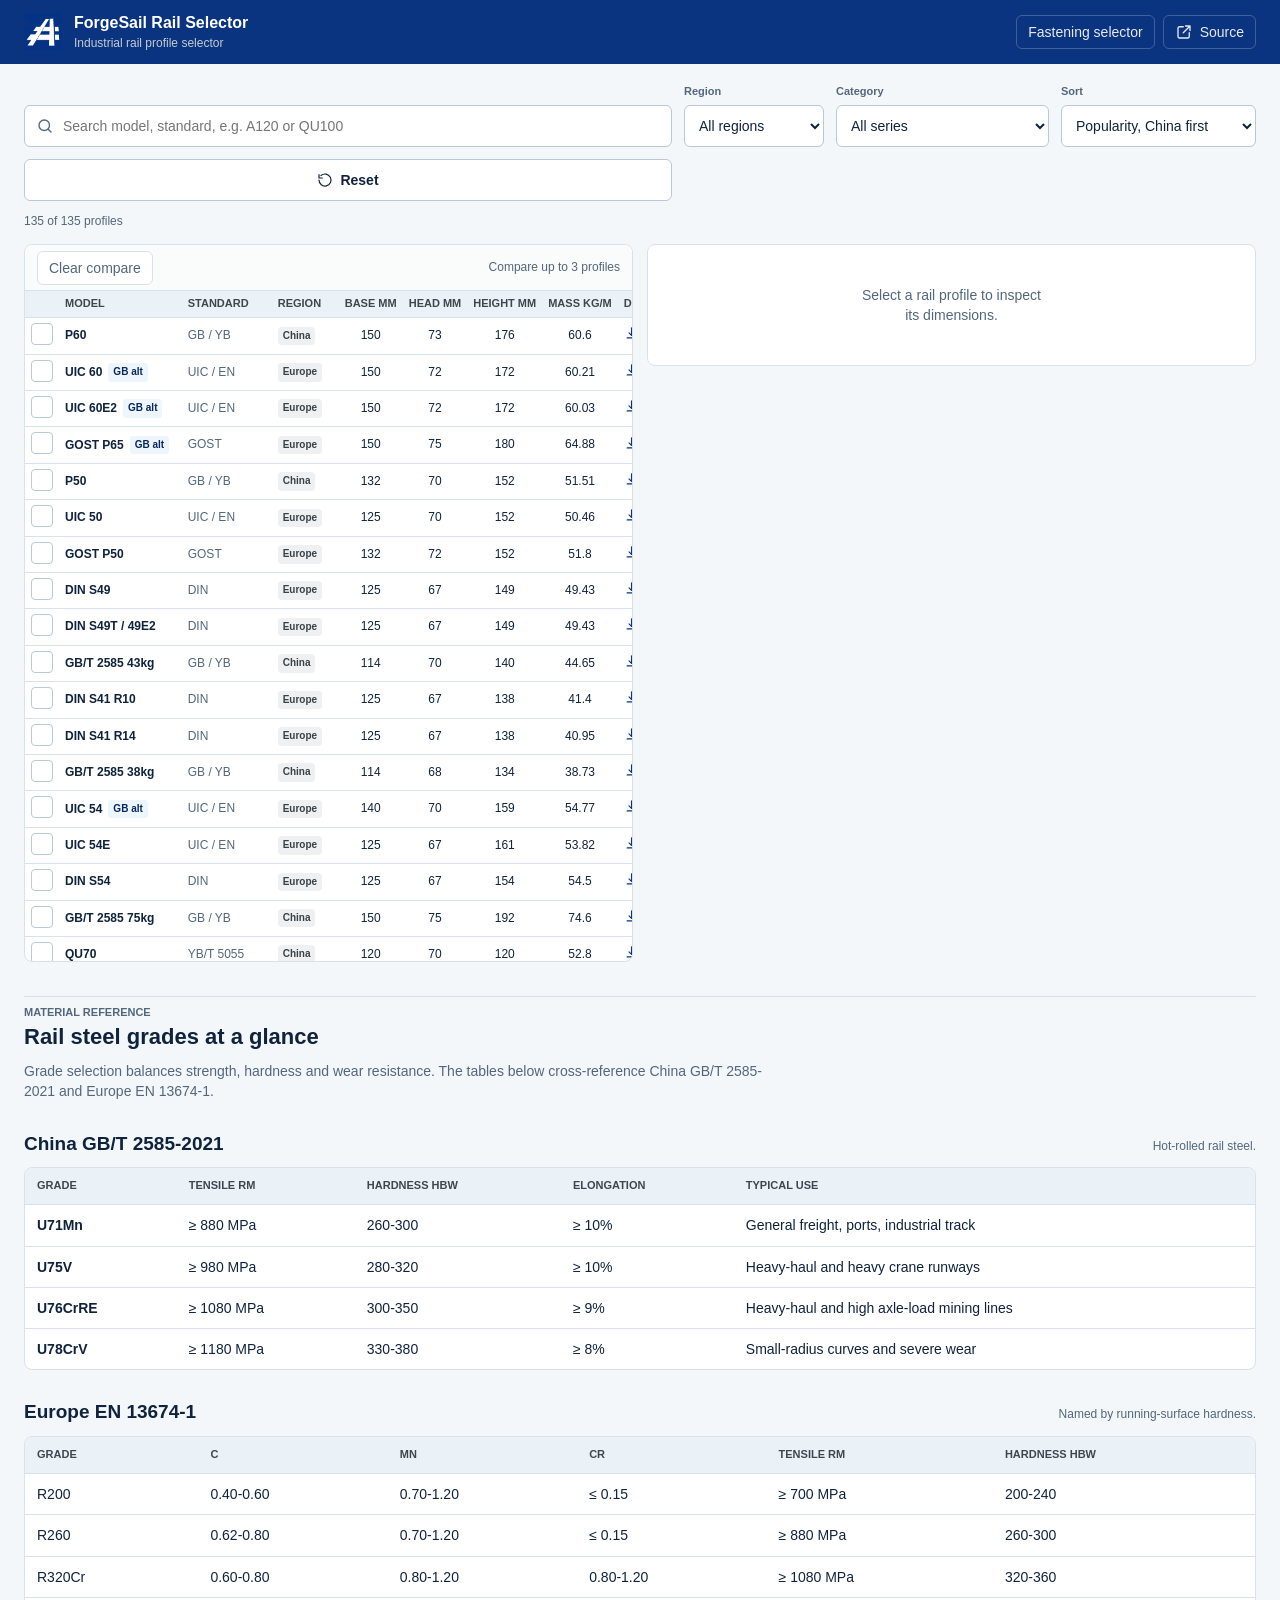
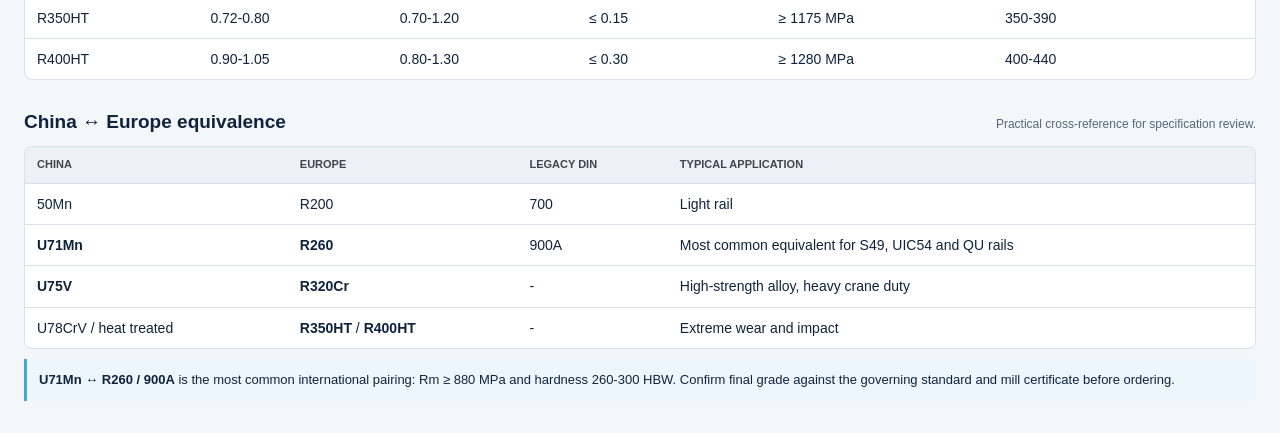
<file: index.html>
<!doctype html>
<html lang="en">
<head>
  <meta charset="utf-8">
  <meta name="viewport" content="width=device-width, initial-scale=1">
  <title>ForgeSail Rail Selector</title>
  <meta name="description" content="Free industrial rail selection tool by ForgeSail. Search and compare 135 rail profiles, materials and drawings.">
  <meta name="theme-color" content="#0a3380">
  <meta property="og:title" content="ForgeSail Rail Selector">
  <meta property="og:description" content="Free industrial rail selection tool by ForgeSail. Search and compare 135 rail profiles, materials and drawings.">
  <meta property="og:type" content="website">
  <meta property="og:site_name" content="ForgeSail Rail Solutions">
  <link rel="icon" href="assets/logo-white.png">
  <link rel="stylesheet" href="styles.css?v=20261114b">
  <link rel="stylesheet" href="rail-materials.css?v=20261114b">
</head>
<body>
  <header class="topbar">
    <div class="brand">
      <img class="brand-logo" src="assets/logo-white.png" alt="ForgeSail">
      <div>
        <h1>ForgeSail Rail Selector</h1>
        <p>Industrial rail profile selector</p>
      </div>
    </div>
    <nav class="topbar-actions">
      <a class="text-button" href="fastening-selector.html">Fastening selector</a>
      <a class="text-button" href="https://forgesail.com/products/rails/" target="_blank" rel="noopener">
        <svg viewBox="0 0 24 24" aria-hidden="true"><path d="M14 4h6v6M20 4l-9 9M19 13v5a2 2 0 0 1-2 2H6a2 2 0 0 1-2-2V7a2 2 0 0 1 2-2h5"/></svg>
        Source
      </a>
    </nav>
  </header>

  <main>
    <section class="control-bar" aria-label="Rail data filters">
      <label class="search-field">
        <svg viewBox="0 0 24 24" aria-hidden="true"><circle cx="11" cy="11" r="7"/><path d="m20 20-3.8-3.8"/></svg>
        <input id="search" type="search" placeholder="Search model, standard, e.g. A120 or QU100" autocomplete="off">
      </label>
      <label class="select-field">
        <span>Region</span>
        <select id="regionFilter">
          <option value="">All regions</option>
        </select>
      </label>
      <label class="select-field">
        <span>Category</span>
        <select id="categoryFilter">
          <option value="">All series</option>
        </select>
      </label>
      <label class="select-field">
        <span>Sort</span>
        <select id="sortSelect">
          <option value="popularity" selected>Popularity, China first</option>
          <option value="mass-asc">Mass, low to high</option>
          <option value="mass-desc">Mass, high to low</option>
          <option value="model-asc">Model, A to Z</option>
        </select>
      </label>
      <button id="resetFilters" class="reset-button" type="button">
        <svg viewBox="0 0 24 24" aria-hidden="true"><path d="M3 12a9 9 0 1 0 3-6.7M3 4v5h5"/></svg>
        Reset
      </button>
      <div class="count" id="resultCount" aria-live="polite"></div>
    </section>

    <section class="workspace">
      <div class="table-panel">
        <div class="table-toolbar">
          <button id="clearCompare" class="text-button muted" type="button">Clear compare</button>
          <span class="compare-status" id="compareStatus">Compare up to 3 profiles</span>
        </div>
        <div class="table-scroll" id="tableScroll">
          <table class="rail-table">
            <thead>
              <tr>
                <th class="col-compare"><span class="visually-hidden">Compare</span></th>
                <th class="col-model">Model</th>
                <th class="col-standard">Standard</th>
                <th class="col-region">Region</th>
                <th class="num">Base mm</th>
                <th class="num">Head mm</th>
                <th class="num">Height mm</th>
                <th class="num">Mass kg/m</th>
                <th class="col-drawing">Drawing</th>
              </tr>
            </thead>
            <tbody id="railRows"></tbody>
          </table>
          <div id="emptyState" class="empty-state" hidden>No profiles match these filters.</div>
        </div>
      </div>

      <aside class="detail-panel" id="detailPanel" aria-live="polite">
        <div class="detail-empty" id="detailEmpty">
          <p>Select a rail profile to inspect its dimensions.</p>
        </div>
        <div id="detailContent" hidden></div>
      </aside>
    </section>

    <section class="compare-band" id="compareBand" hidden>
      <div class="compare-head">
        <h2>Comparison</h2>
        <button id="closeCompare" class="icon-button" type="button" aria-label="Close comparison">
          <svg viewBox="0 0 24 24" aria-hidden="true"><path d="M6 6l12 12M18 6 6 18"/></svg>
        </button>
      </div>
      <div class="compare-outlines" id="compareOutlines"></div>
      <div class="compare-scroll">
        <table class="compare-table">
          <thead>
            <tr><th>Property</th><th class="compare-col"></th><th class="compare-col"></th><th class="compare-col"></th></tr>
          </thead>
          <tbody id="compareRows"></tbody>
        </table>
      </div>
      <a class="quote-link" href="https://forgesail.com/#form" target="_blank" rel="noopener">
        Get a quote for these profiles
        <svg viewBox="0 0 24 24" aria-hidden="true"><path d="M5 12h14m-6-6 6 6-6 6"/></svg>
      </a>
    </section>

    <section class="materials-embed" id="materials">
      <div class="materials-intro">
        <p class="eyebrow">Material reference</p>
        <h2>Rail steel grades at a glance</h2>
        <p>
          Grade selection balances strength, hardness and wear resistance.
          The tables below cross-reference China GB/T 2585-2021 and Europe EN 13674-1.
        </p>
      </div>

      <div class="materials-section">
        <div class="section-head">
          <h3>China GB/T 2585-2021</h3>
          <p>Hot-rolled rail steel.</p>
        </div>
        <div class="table-wrap">
          <table class="materials-table">
            <thead>
              <tr><th>Grade</th><th>Tensile Rm</th><th>Hardness HBW</th><th>Elongation</th><th>Typical use</th></tr>
            </thead>
            <tbody>
              <tr><td><strong>U71Mn</strong></td><td>&ge; 880 MPa</td><td>260-300</td><td>&ge; 10%</td><td>General freight, ports, industrial track</td></tr>
              <tr><td><strong>U75V</strong></td><td>&ge; 980 MPa</td><td>280-320</td><td>&ge; 10%</td><td>Heavy-haul and heavy crane runways</td></tr>
              <tr><td><strong>U76CrRE</strong></td><td>&ge; 1080 MPa</td><td>300-350</td><td>&ge; 9%</td><td>Heavy-haul and high axle-load mining lines</td></tr>
              <tr><td><strong>U78CrV</strong></td><td>&ge; 1180 MPa</td><td>330-380</td><td>&ge; 8%</td><td>Small-radius curves and severe wear</td></tr>
            </tbody>
          </table>
        </div>
      </div>

      <div class="materials-section">
        <div class="section-head">
          <h3>Europe EN 13674-1</h3>
          <p>Named by running-surface hardness.</p>
        </div>
        <div class="table-wrap">
          <table class="materials-table">
            <thead>
              <tr><th>Grade</th><th>C</th><th>Mn</th><th>Cr</th><th>Tensile Rm</th><th>Hardness HBW</th></tr>
            </thead>
            <tbody>
              <tr><td>R200</td><td>0.40-0.60</td><td>0.70-1.20</td><td>&le; 0.15</td><td>&ge; 700 MPa</td><td>200-240</td></tr>
              <tr><td>R260</td><td>0.62-0.80</td><td>0.70-1.20</td><td>&le; 0.15</td><td>&ge; 880 MPa</td><td>260-300</td></tr>
              <tr><td>R320Cr</td><td>0.60-0.80</td><td>0.80-1.20</td><td>0.80-1.20</td><td>&ge; 1080 MPa</td><td>320-360</td></tr>
              <tr><td>R350HT</td><td>0.72-0.80</td><td>0.70-1.20</td><td>&le; 0.15</td><td>&ge; 1175 MPa</td><td>350-390</td></tr>
              <tr><td>R400HT</td><td>0.90-1.05</td><td>0.80-1.30</td><td>&le; 0.30</td><td>&ge; 1280 MPa</td><td>400-440</td></tr>
            </tbody>
          </table>
        </div>
      </div>

      <div class="materials-section">
        <div class="section-head">
          <h3>China &harr; Europe equivalence</h3>
          <p>Practical cross-reference for specification review.</p>
        </div>
        <div class="table-wrap">
          <table class="materials-table">
            <thead>
              <tr><th>China</th><th>Europe</th><th>Legacy DIN</th><th>Typical application</th></tr>
            </thead>
            <tbody>
              <tr><td>50Mn</td><td>R200</td><td>700</td><td>Light rail</td></tr>
              <tr><td><strong>U71Mn</strong></td><td><strong>R260</strong></td><td>900A</td><td>Most common equivalent for S49, UIC54 and QU rails</td></tr>
              <tr><td><strong>U75V</strong></td><td><strong>R320Cr</strong></td><td>-</td><td>High-strength alloy, heavy crane duty</td></tr>
              <tr><td>U78CrV / heat treated</td><td><strong>R350HT</strong> / <strong>R400HT</strong></td><td>-</td><td>Extreme wear and impact</td></tr>
            </tbody>
          </table>
        </div>
      </div>

      <div class="note-strip">
        <strong>U71Mn &harr; R260 / 900A</strong> is the most common international pairing:
        Rm &ge; 880 MPa and hardness 260-300 HBW. Confirm final grade against the
        governing standard and mill certificate before ordering.
      </div>
    </section>
  </main>

  <script type="application/ld+json">
    {
      "@context": "https://schema.org",
      "@graph": [
        {
          "@type": "Organization",
          "@id": "https://forgesail.com/#organization",
          "name": "ForgeSail Rail Solutions Ltd.",
          "url": "https://forgesail.com/",
          "logo": "https://forgesail.com/wp-content/uploads/2026/03/cropped-forgesail-Favicon-white.png"
        },
        {
          "@type": "WebApplication",
          "name": "ForgeSail Rail Selector",
          "url": "https://forgesail.com/rail-selector/",
          "applicationCategory": "EngineeringApplication",
          "operatingSystem": "Web",
          "description": "Industrial rail profile selector with dimensions, material grades and drawing references.",
          "provider": { "@id": "https://forgesail.com/#organization" }
        }
      ]
    }
  </script>
  <script src="data/rails.js?v=20261114b"></script>
  <script src="data/materials.js?v=20261114b"></script>
  <script src="app.js?v=20261114b"></script>
</body>
</html>
</file>
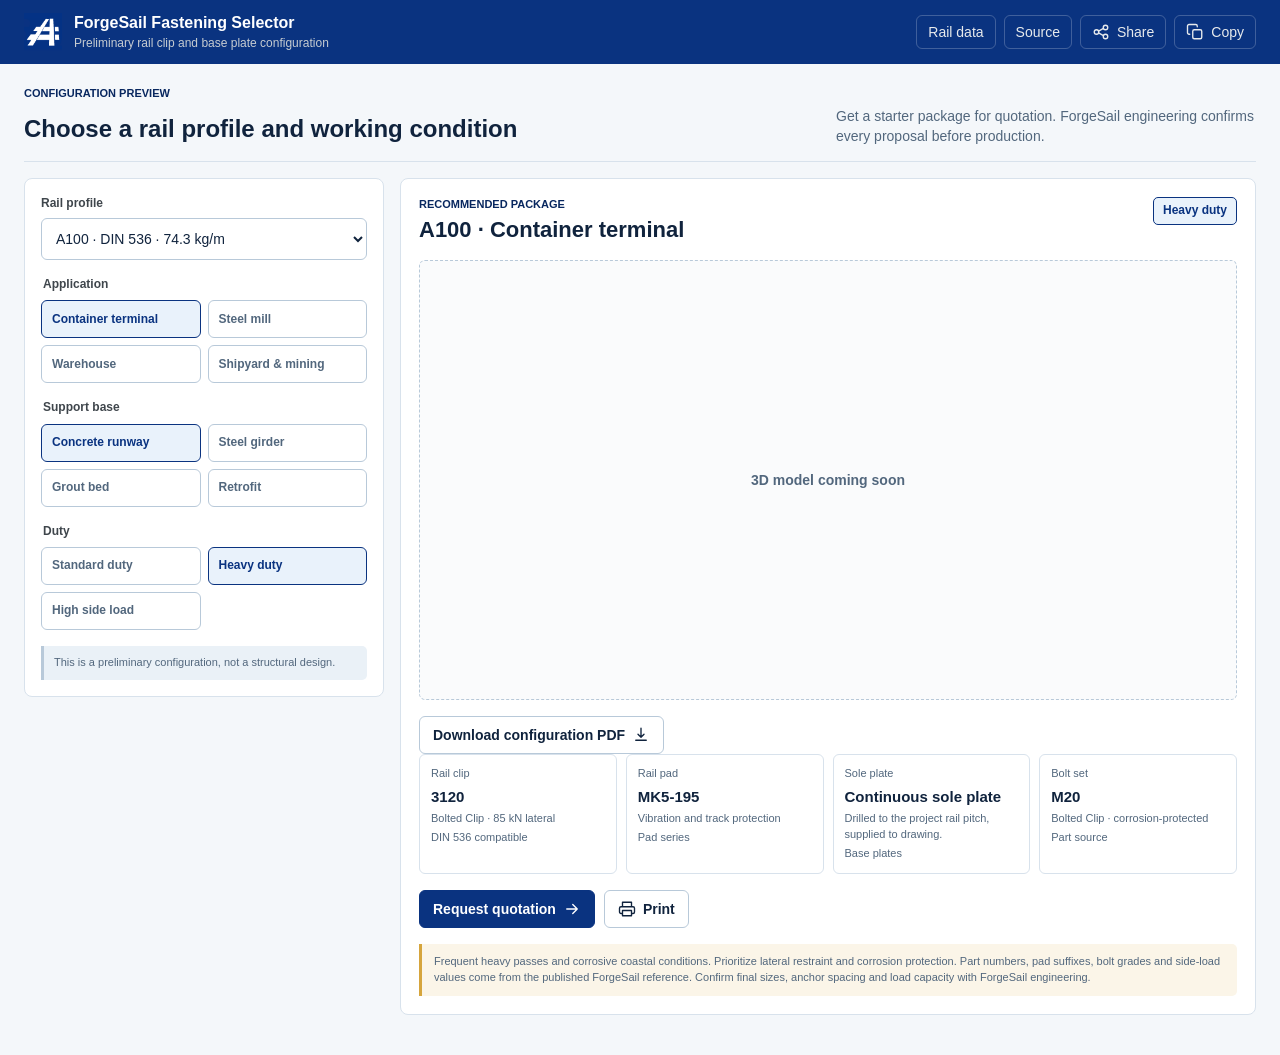
<file: fastening-selector.html>
<!doctype html>
<html lang="en">
<head>
  <meta charset="utf-8">
  <meta name="viewport" content="width=device-width, initial-scale=1">
  <title>ForgeSail Crane Rail Fastening Selector</title>
  <meta name="description" content="Configure a preliminary crane rail fastening package: rail clip, sole plate, rail pad and bolt set.">
  <link rel="icon" href="assets/logo-white.png">
  <link rel="stylesheet" href="styles.css">
  <link rel="stylesheet" href="fastening-selector.css">
</head>
<body>
  <header class="topbar">
    <div class="brand">
      <img class="brand-logo" src="assets/logo-white.png" alt="ForgeSail">
      <div>
        <h1>ForgeSail Fastening Selector</h1>
        <p>Preliminary rail clip and base plate configuration</p>
      </div>
    </div>
    <nav class="topbar-actions">
      <a class="text-button" href="index.html">Rail data</a>
      <a class="text-button" href="https://forgesail.com/products/rail-clips/" target="_blank" rel="noopener">Source</a>
      <button id="shareLink" class="icon-text-button" type="button">
        <svg viewBox="0 0 24 24" aria-hidden="true"><circle cx="6" cy="12" r="3"/><circle cx="18" cy="6" r="3"/><circle cx="18" cy="18" r="3"/><path d="m8.7 10.7 6.6-3.4M8.7 13.3l6.6 3.4"/></svg>
        Share
      </button>
      <button id="copySummary" class="icon-text-button" type="button">
        <svg viewBox="0 0 24 24" aria-hidden="true"><rect x="9" y="9" width="12" height="12" rx="2"/><path d="M5 15H4a2 2 0 0 1-2-2V4a2 2 0 0 1 2-2h9a2 2 0 0 1 2 2v1"/></svg>
        Copy
      </button>
    </nav>
  </header>

  <main class="selector-main">
    <section class="intro-strip">
      <p class="eyebrow">Configuration preview</p>
      <h2>Choose a rail profile and working condition</h2>
      <p>Get a starter package for quotation. ForgeSail engineering confirms every proposal before production.</p>
    </section>

    <section class="selector-layout">
      <form class="config-panel" id="configForm">
        <div class="field">
          <label for="railSelect">Rail profile</label>
          <select id="railSelect"></select>
        </div>

        <fieldset class="segmented">
          <legend>Application</legend>
          <div class="segments">
            <label><input type="radio" name="application" value="Container terminal" checked><span>Container terminal</span></label>
            <label><input type="radio" name="application" value="Steel mill"><span>Steel mill</span></label>
            <label><input type="radio" name="application" value="Warehouse & logistics"><span>Warehouse</span></label>
            <label><input type="radio" name="application" value="Shipyard & mining"><span>Shipyard & mining</span></label>
          </div>
        </fieldset>

        <fieldset class="segmented">
          <legend>Support base</legend>
          <div class="segments">
            <label><input type="radio" name="base" value="Concrete runway" checked><span>Concrete runway</span></label>
            <label><input type="radio" name="base" value="Steel girder"><span>Steel girder</span></label>
            <label><input type="radio" name="base" value="Grout bed"><span>Grout bed</span></label>
            <label><input type="radio" name="base" value="Existing track retrofit"><span>Retrofit</span></label>
          </div>
        </fieldset>

        <fieldset class="segmented">
          <legend>Duty</legend>
          <div class="segments">
            <label><input type="radio" name="duty" value="Standard duty"><span>Standard duty</span></label>
            <label><input type="radio" name="duty" value="Heavy duty" checked><span>Heavy duty</span></label>
            <label><input type="radio" name="duty" value="High side load"><span>High side load</span></label>
          </div>
        </fieldset>

        <div class="form-note">This is a preliminary configuration, not a structural design.</div>
      </form>

      <section class="result-panel" aria-live="polite">
        <div class="result-head">
          <div>
            <p class="eyebrow">Recommended package</p>
            <h2 id="resultTitle">A100 · Container terminal</h2>
          </div>
          <span class="duty-badge" id="dutyBadge">Heavy duty</span>
        </div>

        <div class="model-stage" id="modelStage">
          <div class="model-placeholder">
            3D model coming soon
          </div>
        </div>
        <a class="button" id="drawingLink" href="#" target="_blank" rel="noopener">
          Download configuration PDF
          <svg viewBox="0 0 24 24" aria-hidden="true"><path d="M12 3v12m0 0 4-4m-4 4-4-4M5 19h14"/></svg>
        </a>

        <div class="component-grid" id="componentGrid"></div>

        <div class="result-actions">
          <a class="button primary" id="quoteLink" href="https://forgesail.com/#form" target="_blank" rel="noopener">
            Request quotation
            <svg viewBox="0 0 24 24" aria-hidden="true"><path d="M5 12h14m-6-6 6 6-6 6"/></svg>
          </a>
          <button class="button" id="printProposal" type="button">
            <svg viewBox="0 0 24 24" aria-hidden="true"><path d="M6 9V3h12v6M6 18H4a2 2 0 0 1-2-2v-5a2 2 0 0 1 2-2h16a2 2 0 0 1 2 2v5a2 2 0 0 1-2 2h-2M6 14h12v7H6Z"/></svg>
            Print
          </button>
        </div>

        <div class="engineering-note">
          Part numbers, pad suffixes, bolt grades and side-load values come from the published ForgeSail reference. Confirm final sizes, anchor spacing and load capacity with ForgeSail engineering.
        </div>
      </section>
    </section>
  </main>

  <script type="application/ld+json">
    {
      "@context": "https://schema.org",
      "@type": "WebApplication",
      "name": "ForgeSail Crane Rail Fastening Selector",
      "url": "https://forgesail.com/fastening-selector/",
      "applicationCategory": "EngineeringApplication",
      "operatingSystem": "Web",
      "offers": {
        "@type": "Offer",
        "description": "Preliminary crane rail fastening configuration for quotation."
      },
      "provider": {
        "@type": "Organization",
        "name": "ForgeSail Rail Solutions Ltd."
      }
    }
  </script>

  <script src="data/rails.js"></script>
  <script src="data/fastening-systems.js"></script>
  <script src="fastening-selector.js"></script>
</body>
</html>
</file>
<file: styles.css>
:root {
  --bg: #f4f7fa;
  --surface: #ffffff;
  --surface-muted: #eaf1f7;
  --ink: #10233d;
  --ink-soft: #52677d;
  --line: #d8e2ec;
  --line-strong: #b8c9d9;
  --accent: #0a3380;
  --accent-deep: #08275f;
  --accent-soft: #49a4da;
  --accent-soft-deep: #2989bf;
  --teal: #0a3380;
  --teal-soft: #e9f2fb;
  --danger: #b3261e;
  --shadow: 0 12px 30px rgba(10, 51, 128, 0.10);
}

* {
  box-sizing: border-box;
}

[hidden] {
  display: none !important;
}

html {
  color: var(--ink);
  background: var(--bg);
}

body {
  margin: 0;
  min-height: 100vh;
  font-family: -apple-system, BlinkMacSystemFont, "Segoe UI", Roboto, "Helvetica Neue", Arial, sans-serif;
  background: var(--bg);
  font-size: 14px;
  line-height: 1.45;
}

button,
select,
input {
  font: inherit;
}

button,
a {
  -webkit-tap-highlight-color: transparent;
}

svg {
  width: 18px;
  height: 18px;
  fill: none;
  stroke: currentColor;
  stroke-width: 1.8;
  stroke-linecap: round;
  stroke-linejoin: round;
  flex: 0 0 auto;
}

.topbar {
  position: sticky;
  top: 0;
  z-index: 20;
  display: flex;
  align-items: center;
  justify-content: space-between;
  gap: 16px;
  min-height: 64px;
  padding: 10px 24px;
  background: #0a3380;
  color: #fff;
  box-shadow: 0 1px 0 rgba(255, 255, 255, 0.08);
}

.brand {
  display: flex;
  align-items: center;
  gap: 12px;
  min-width: 0;
}

.brand-mark {
  width: 34px;
  height: 34px;
  border-radius: 0;
  background: transparent;
  border: 0;
}

.brand-logo {
  width: auto;
  height: 38px;
  max-width: 170px;
  object-fit: contain;
}

.brand h1 {
  margin: 0;
  font-size: 16px;
  font-weight: 650;
  letter-spacing: 0;
}

.brand p {
  margin: 1px 0 0;
  color: #c6ccd1;
  font-size: 12px;
}

.topbar-actions {
  display: flex;
  align-items: center;
  gap: 8px;
}

.text-button,
.icon-text-button,
.icon-button,
.quote-link {
  display: inline-flex;
  align-items: center;
  justify-content: center;
  gap: 7px;
  min-height: 34px;
  border-radius: 6px;
  cursor: pointer;
  text-decoration: none;
  border: 1px solid transparent;
}

.text-button,
.icon-text-button {
  padding: 0 11px;
  color: #e7eaec;
  background: transparent;
  border-color: rgba(255, 255, 255, 0.22);
}

.text-button:hover,
.icon-text-button:hover {
  background: rgba(255, 255, 255, 0.08);
}

main {
  padding: 20px 24px 32px;
}

.control-bar {
  display: grid;
  grid-template-columns: minmax(260px, 1fr) repeat(3, minmax(140px, auto));
  gap: 12px;
  align-items: end;
  margin-bottom: 14px;
}

.search-field {
  position: relative;
  display: flex;
  align-items: center;
  min-width: 0;
}

.search-field svg {
  position: absolute;
  left: 12px;
  color: var(--ink-soft);
}

.search-field input {
  width: 100%;
  height: 42px;
  padding: 0 12px 0 38px;
  border: 1px solid var(--line-strong);
  border-radius: 6px;
  background: var(--surface);
  color: var(--ink);
  outline: none;
}

.search-field input:focus {
  border-color: var(--accent);
  box-shadow: 0 0 0 3px rgba(73, 164, 218, 0.18);
}

.select-field {
  display: flex;
  flex-direction: column;
  gap: 5px;
  min-width: 0;
}

.select-field span {
  color: var(--ink-soft);
  font-size: 11px;
  font-weight: 600;
  letter-spacing: 0;
}

.select-field select {
  height: 42px;
  padding: 0 30px 0 10px;
  border: 1px solid var(--line-strong);
  border-radius: 6px;
  background: var(--surface);
  color: var(--ink);
  cursor: pointer;
}

.reset-button {
  display: inline-flex;
  align-items: center;
  justify-content: center;
  gap: 7px;
  height: 42px;
  padding: 0 12px;
  border: 1px solid var(--line-strong);
  border-radius: 6px;
  background: var(--surface);
  color: var(--ink);
  font-weight: 600;
  cursor: pointer;
}

.reset-button:hover {
  border-color: var(--accent);
  color: var(--accent);
}

.reset-button svg {
  width: 16px;
  height: 16px;
}

.count {
  grid-column: 1 / -1;
  color: var(--ink-soft);
  font-size: 12px;
}

.workspace {
  display: grid;
  grid-template-columns: minmax(0, 1fr) minmax(0, 1fr);
  gap: 14px;
  align-items: start;
}

.table-panel,
.detail-panel {
  background: var(--surface);
  border: 1px solid var(--line);
  border-radius: 8px;
  overflow: hidden;
}

.table-toolbar {
  display: flex;
  align-items: center;
  justify-content: space-between;
  gap: 12px;
  min-height: 46px;
  padding: 0 12px;
  border-bottom: 1px solid var(--line);
  background: #fafbfb;
}

.text-button.muted {
  color: var(--ink-soft);
  border-color: var(--line);
  background: var(--surface);
}

.text-button.muted:hover {
  color: var(--ink);
  border-color: var(--line-strong);
}

.compare-status {
  color: var(--ink-soft);
  font-size: 12px;
}

.table-scroll {
  overflow: auto;
  max-height: calc(100vh - 230px);
  min-height: 320px;
}

.rail-table {
  width: 100%;
  border-collapse: collapse;
  min-width: 0;
}

.rail-table th,
.rail-table td {
  padding: 9px 10px;
  border-bottom: 1px solid var(--line);
  text-align: left;
  vertical-align: middle;
  white-space: nowrap;
}

.rail-table th,
.rail-table td {
  padding: 5px 6px;
  font-size: 12px;
}

.rail-table thead th {
  position: sticky;
  top: 0;
  z-index: 2;
  background: var(--surface-muted);
  color: #3f464c;
  font-size: 11px;
  font-weight: 650;
  text-transform: uppercase;
  letter-spacing: 0;
}

.rail-table tbody tr {
  cursor: pointer;
}

.rail-table tbody tr:hover {
  background: #f2f7fb;
}

.rail-table tbody tr.selected {
  background: var(--teal-soft);
}

.rail-table td.num {
  text-align: center;
  font-variant-numeric: tabular-nums;
}

.rail-table th.num {
  text-align: center;
  font-variant-numeric: tabular-nums;
}

.rail-table .model {
  min-width: 108px;
  font-weight: 650;
  color: var(--ink);
  white-space: normal;
}

.alt-badge {
  display: inline-block;
  margin-left: 6px;
  padding: 2px 5px;
  border-radius: 3px;
  background: #edf6fc;
  color: var(--accent-deep);
  font-size: 10px;
  font-weight: 650;
  vertical-align: 1px;
}

.rail-table .standard {
  color: var(--ink-soft);
  white-space: normal;
  min-width: 90px;
}

.rail-table .region {
  display: inline-block;
  padding: 2px 5px;
  border-radius: 4px;
  background: #eef0f2;
  color: #394147;
  font-size: 10px;
  font-weight: 600;
}

.compare-check {
  display: inline-grid;
  place-items: center;
  width: 22px;
  height: 22px;
  border: 1px solid var(--line-strong);
  border-radius: 4px;
  background: var(--surface);
  color: transparent;
}

.compare-check.checked {
  background: var(--accent-soft);
  border-color: var(--accent-soft);
  color: #fff;
}

.compare-check svg {
  width: 14px;
  height: 14px;
  stroke-width: 2.6;
}

.drawing-link {
  display: inline-flex;
  align-items: center;
  gap: 6px;
  color: var(--teal);
  text-decoration: none;
  font-size: 12px;
  font-weight: 600;
  white-space: nowrap;
}

.drawing-link:hover {
  text-decoration: underline;
}

.drawing-link svg {
  width: 15px;
  height: 15px;
}

.empty-state {
  display: grid;
  place-items: center;
  min-height: 220px;
  color: var(--ink-soft);
  text-align: center;
}

.detail-panel {
  position: sticky;
  top: 84px;
}

.detail-empty {
  display: grid;
  place-items: center;
  gap: 10px;
  min-height: 120px;
  padding: 14px;
  color: var(--ink-soft);
  text-align: center;
}

.detail-empty svg {
  width: 34px;
  height: 34px;
  color: var(--line-strong);
}

.detail-empty p {
  max-width: 180px;
  margin: 0;
}

.detail-content {
  padding: 16px;
}

.detail-content h2 {
  margin: 0 0 2px;
  font-size: 22px;
  letter-spacing: 0;
}

.detail-content .detail-standard {
  margin: 0 0 14px;
  color: var(--ink-soft);
}

.rail-schematic {
  display: grid;
  place-items: center;
  padding: 10px;
  border: 1px solid var(--line);
  border-radius: 6px;
  background: #fafbfb;
}

.detail-drawing-note {
  padding: 10px;
  border: 1px solid var(--line);
  border-radius: 6px;
  background: var(--surface-muted);
  color: var(--ink-soft);
  font-size: 12px;
}

.data-note {
  margin: 10px 0 0;
  padding: 8px 9px;
  border-left: 3px solid #d9a441;
  border-radius: 0 5px 5px 0;
  background: #fff8e8;
  color: #6c5314;
  font-size: 11px;
}

.rail-schematic svg {
  width: 100%;
  height: 180px;
}

.spec-grid {
  display: grid;
  grid-template-columns: 1fr 1fr;
  gap: 8px;
  margin: 14px 0;
}

.spec-item {
  padding: 9px 10px;
  border: 1px solid var(--line);
  border-radius: 6px;
  background: var(--surface);
}

.spec-item .label {
  display: block;
  color: var(--ink-soft);
  font-size: 11px;
}

.spec-item .value {
  font-size: 16px;
  font-weight: 650;
  font-variant-numeric: tabular-nums;
}

.detail-actions {
  display: flex;
  flex-wrap: wrap;
  gap: 8px;
}

.detail-actions .button {
  display: inline-flex;
  align-items: center;
  justify-content: center;
  gap: 7px;
  min-height: 36px;
  padding: 0 11px;
  border: 1px solid var(--line-strong);
  border-radius: 6px;
  color: var(--ink);
  background: var(--surface);
  text-decoration: none;
  font-weight: 600;
}

.detail-actions .button:hover {
  border-color: var(--ink);
}

.detail-actions .button.primary {
  background: var(--accent);
  border-color: var(--accent);
  color: #fff;
}

.detail-actions .button.primary:hover {
  background: var(--accent-deep);
  border-color: var(--accent-deep);
}

.disclaimer {
  margin-top: 14px;
  padding: 9px 10px;
  border-left: 3px solid var(--line-strong);
  color: var(--ink-soft);
  font-size: 11px;
  background: var(--surface-muted);
  border-radius: 0 5px 5px 0;
}

.compare-band {
  position: fixed;
  left: 24px;
  right: 24px;
  bottom: 18px;
  z-index: 30;
  max-width: 1200px;
  margin: 0 auto;
  padding: 14px 16px;
  border: 1px solid var(--line);
  border-radius: 8px;
  background: #fff;
  box-shadow: var(--shadow);
}

.compare-head {
  display: flex;
  align-items: center;
  justify-content: space-between;
  gap: 12px;
  margin-bottom: 10px;
}

.compare-head h2 {
  margin: 0;
  font-size: 15px;
}

.icon-button {
  width: 32px;
  height: 32px;
  color: var(--ink-soft);
  border-color: var(--line);
  background: var(--surface);
}

.icon-button:hover {
  color: var(--ink);
  border-color: var(--line-strong);
}

.compare-scroll {
  overflow: auto;
}

.compare-table {
  width: 100%;
  border-collapse: collapse;
  min-width: 680px;
}

.compare-table th,
.compare-table td {
  padding: 7px 10px;
  border-bottom: 1px solid var(--line);
  text-align: left;
  white-space: nowrap;
}

.compare-table th.compare-col {
  min-width: 150px;
  font-weight: 650;
}

.compare-table td {
  font-variant-numeric: tabular-nums;
}

.quote-link {
  justify-content: flex-start;
  margin-top: 10px;
  color: var(--accent-deep);
  font-weight: 650;
}

.quote-link svg {
  width: 16px;
  height: 16px;
}

.quote-link:hover {
  text-decoration: underline;
}

.material-block {
  margin: 14px 0 0;
  padding: 12px;
  border: 1px solid var(--line);
  border-radius: 6px;
  background: #fbfcfd;
}

.material-head {
  display: flex;
  align-items: baseline;
  justify-content: space-between;
  gap: 8px;
}

.material-head h3 {
  margin: 0;
  font-size: 14px;
  letter-spacing: 0;
}

.material-head span {
  color: var(--ink-soft);
  font-size: 11px;
}

.material-chips {
  display: flex;
  flex-wrap: wrap;
  gap: 6px;
  margin: 10px 0;
}

.material-chip {
  min-height: 30px;
  padding: 0 10px;
  border: 1px solid var(--line-strong);
  border-radius: 5px;
  background: var(--surface);
  color: var(--ink);
  font-weight: 600;
  cursor: pointer;
}

.material-chip:hover {
  border-color: var(--accent-soft-deep);
}

.material-chip.active {
  background: var(--accent);
  border-color: var(--accent);
  color: #fff;
}

.property-grid {
  display: grid;
  grid-template-columns: repeat(3, 1fr);
  gap: 6px;
  margin-bottom: 10px;
}

.property {
  padding: 8px;
  border: 1px solid var(--line);
  border-radius: 5px;
  background: var(--surface);
}

.property span {
  display: block;
  color: var(--ink-soft);
  font-size: 10px;
}

.property strong {
  display: block;
  margin-top: 2px;
  font-size: 13px;
  font-variant-numeric: tabular-nums;
}

.composition-table {
  width: 100%;
  border-collapse: collapse;
  margin-bottom: 10px;
  font-size: 12px;
}

.composition-table caption {
  padding: 0 0 5px;
  color: var(--ink-soft);
  font-size: 10px;
  text-align: left;
}

.composition-table th,
.composition-table td {
  padding: 4px 6px;
  border-bottom: 1px solid var(--line);
  text-align: left;
  white-space: nowrap;
}

.composition-table th {
  color: var(--ink-soft);
  font-weight: 600;
}

.composition-table td {
  text-align: right;
  font-variant-numeric: tabular-nums;
}

.equivalence-grid {
  display: grid;
  gap: 6px;
}

.equivalence-grid div {
  display: flex;
  align-items: center;
  justify-content: space-between;
  gap: 8px;
  padding: 7px 8px;
  border: 1px solid var(--line);
  border-radius: 5px;
  background: var(--surface);
}

.equivalence-grid span {
  color: var(--ink-soft);
  font-size: 11px;
}

.equivalence-grid strong {
  font-size: 11px;
  text-align: right;
}

.replacement-note {
  display: grid;
  gap: 2px;
  margin-top: 10px;
  padding: 9px 10px;
  border-left: 3px solid var(--accent-soft);
  border-radius: 0 5px 5px 0;
  background: #edf6fc;
}

.replacement-note strong {
  color: var(--accent-deep);
  font-size: 12px;
}

.replacement-note span {
  color: var(--ink);
  font-weight: 650;
}

.replacement-note small {
  color: var(--ink-soft);
  font-size: 10px;
}

.material-guide-link {
  display: inline-flex;
  margin-top: 10px;
  color: var(--accent-deep);
  font-size: 12px;
  font-weight: 650;
  text-decoration: none;
}

.material-guide-link:hover {
  text-decoration: underline;
}

.compare-outlines {
  display: grid;
  grid-template-columns: repeat(3, 1fr);
  gap: 10px;
  margin-bottom: 10px;
}

.compare-outline {
  min-width: 0;
  padding: 8px;
  border: 1px solid var(--line);
  border-radius: 6px;
  background: #fbfcfd;
}

.compare-outline-head {
  display: flex;
  align-items: baseline;
  justify-content: space-between;
  gap: 6px;
  margin-bottom: 4px;
}

.compare-outline-head strong {
  overflow: hidden;
  font-size: 12px;
  text-overflow: ellipsis;
  white-space: nowrap;
}

.compare-outline-head span {
  color: var(--ink-soft);
  font-size: 10px;
  white-space: nowrap;
}

.compare-outline svg {
  width: 100%;
  height: 118px;
}

.visually-hidden {
  position: absolute;
  width: 1px;
  height: 1px;
  padding: 0;
  margin: -1px;
  overflow: hidden;
  clip: rect(0, 0, 0, 0);
  white-space: nowrap;
  border: 0;
}

@media (max-width: 1040px) {
  .control-bar {
    grid-template-columns: minmax(240px, 1fr) repeat(2, minmax(130px, 1fr));
  }

  .search-field {
    grid-column: 1 / -1;
  }

  .workspace {
    grid-template-columns: 1fr;
  }

  .detail-panel {
    position: static;
  }

  .detail-empty {
    min-height: 200px;
  }
}

@media (max-width: 680px) {
  .topbar {
    align-items: flex-start;
    flex-direction: column;
    padding: 10px 14px;
  }

  .topbar-actions {
    width: 100%;
    overflow-x: auto;
    padding-bottom: 2px;
  }

  main {
    padding: 14px;
  }

  .control-bar {
    grid-template-columns: 1fr;
  }

  .search-field {
    grid-column: auto;
  }

  .compare-band {
    left: 12px;
    right: 12px;
    bottom: 10px;
  }

  .compare-outlines {
    grid-template-columns: 1fr;
  }
}
</file>
<file: rail-materials.css>
.materials-main {
  max-width: 1180px;
  margin: 0 auto;
  padding: 24px 24px 48px;
}

.materials-embed {
  margin-top: 34px;
  padding-top: 8px;
  border-top: 1px solid var(--line);
  scroll-margin-top: 84px;
}

.materials-embed .materials-intro h2 {
  font-size: 22px;
}

.materials-intro {
  margin-bottom: 10px;
}

.eyebrow {
  margin: 0 0 4px;
  color: var(--accent-soft-deep);
  font-size: 11px;
  font-weight: 700;
  letter-spacing: 0;
  text-transform: uppercase;
}

.materials-intro h2 {
  margin: 0 0 8px;
  font-size: 28px;
  letter-spacing: 0;
}

.materials-intro p {
  max-width: 760px;
  margin: 0;
  color: var(--ink-soft);
}

.materials-section {
  margin-top: 28px;
}

.section-head {
  display: flex;
  align-items: baseline;
  justify-content: space-between;
  gap: 16px;
  margin-bottom: 10px;
}

.section-head h3 {
  margin: 0;
  font-size: 19px;
  letter-spacing: 0;
}

.section-head p {
  margin: 0;
  color: var(--ink-soft);
  font-size: 12px;
  text-align: right;
}

.table-wrap {
  overflow-x: auto;
  border: 1px solid var(--line);
  border-radius: 8px;
  background: var(--surface);
}

.materials-table {
  width: 100%;
  border-collapse: collapse;
  min-width: 720px;
}

.materials-table th,
.materials-table td {
  padding: 10px 12px;
  border-bottom: 1px solid var(--line);
  text-align: left;
  vertical-align: top;
  white-space: nowrap;
}

.materials-table thead th {
  position: sticky;
  top: 0;
  background: var(--surface-muted);
  color: #3f464c;
  font-size: 11px;
  font-weight: 700;
  text-transform: uppercase;
}

.materials-table tbody tr:last-child td {
  border-bottom: 0;
}

.materials-table tbody tr:hover {
  background: #f2f7fb;
}

.materials-table td {
  font-variant-numeric: tabular-nums;
}

.materials-table.compact {
  min-width: 820px;
}

.note-strip {
  margin-top: 10px;
  padding: 11px 12px;
  border-left: 3px solid var(--accent-soft);
  border-radius: 0 6px 6px 0;
  background: #edf6fc;
  color: var(--ink);
  font-size: 13px;
  line-height: 1.55;
}

.guidance-grid {
  display: grid;
  grid-template-columns: repeat(3, 1fr);
  gap: 12px;
}

.guidance-item {
  padding: 14px;
  border: 1px solid var(--line);
  border-radius: 6px;
  background: var(--surface);
}

.guidance-item h4 {
  margin: 0 0 6px;
  font-size: 14px;
}

.guidance-item p {
  margin: 0;
  color: var(--ink-soft);
  font-size: 13px;
  line-height: 1.55;
}

.disclaimer {
  margin-top: 28px;
  padding: 11px 12px;
  border-left: 3px solid var(--line-strong);
  border-radius: 0 6px 6px 0;
  background: var(--surface-muted);
  color: var(--ink-soft);
  font-size: 12px;
}

@media (max-width: 760px) {
  .materials-main {
    padding: 18px 14px 36px;
  }

  .section-head {
    display: block;
  }

  .section-head p {
    margin-top: 4px;
    text-align: left;
  }

  .guidance-grid {
    grid-template-columns: 1fr;
  }
}
</file>
<file: fastening-selector.css>
.selector-main {
  max-width: 1280px;
  margin: 0 auto;
  padding: 22px 24px 40px;
}

.intro-strip {
  display: grid;
  grid-template-columns: minmax(0, 1fr) auto;
  gap: 4px 24px;
  align-items: end;
  margin-bottom: 16px;
  padding-bottom: 14px;
  border-bottom: 1px solid var(--line);
}

.intro-strip .eyebrow,
.result-head .eyebrow {
  grid-column: 1 / -1;
  margin: 0;
  color: var(--accent-deep);
  font-size: 11px;
  font-weight: 700;
  text-transform: uppercase;
  letter-spacing: 0;
}

.intro-strip h2 {
  margin: 2px 0 0;
  font-size: 24px;
  letter-spacing: 0;
}

.intro-strip p:last-child {
  grid-column: 2;
  margin: 0;
  color: var(--ink-soft);
  max-width: 420px;
}

.selector-layout {
  display: grid;
  grid-template-columns: 360px minmax(0, 1fr);
  gap: 16px;
  align-items: start;
}

.config-panel,
.result-panel {
  background: var(--surface);
  border: 1px solid var(--line);
  border-radius: 8px;
}

.config-panel {
  padding: 16px;
}

.field {
  display: flex;
  flex-direction: column;
  gap: 6px;
  margin-bottom: 16px;
}

.field label,
.segmented legend {
  color: #3f464c;
  font-size: 12px;
  font-weight: 650;
}

.field select {
  height: 42px;
  padding: 0 32px 0 10px;
  border: 1px solid var(--line-strong);
  border-radius: 6px;
  background: var(--surface);
  color: var(--ink);
  cursor: pointer;
}

.segmented {
  margin: 0 0 16px;
  padding: 0;
  border: 0;
}

.segmented legend {
  margin-bottom: 7px;
}

.segments {
  display: grid;
  grid-template-columns: 1fr 1fr;
  gap: 7px;
}

.segments label {
  position: relative;
  cursor: pointer;
}

.segments input {
  position: absolute;
  opacity: 0;
  inset: 0;
}

.segments span {
  display: flex;
  align-items: center;
  min-height: 38px;
  padding: 0 10px;
  border: 1px solid var(--line-strong);
  border-radius: 6px;
  background: var(--surface);
  color: var(--ink-soft);
  font-size: 12px;
  font-weight: 600;
  white-space: nowrap;
  transition: border-color 120ms ease, background 120ms ease, color 120ms ease;
}

.segments input:checked + span {
  border-color: var(--accent);
  background: var(--teal-soft);
  color: var(--accent);
}

.form-note {
  padding: 9px 10px;
  border-left: 3px solid var(--line-strong);
  color: var(--ink-soft);
  font-size: 11px;
  background: var(--surface-muted);
  border-radius: 0 5px 5px 0;
}

.result-panel {
  padding: 18px;
}

.result-head {
  display: flex;
  align-items: flex-start;
  justify-content: space-between;
  gap: 14px;
  margin-bottom: 14px;
}

.result-head h2 {
  margin: 2px 0 0;
  font-size: 22px;
  letter-spacing: 0;
}

.duty-badge {
  display: inline-flex;
  align-items: center;
  min-height: 28px;
  padding: 0 9px;
  border: 1px solid var(--teal);
  border-radius: 5px;
  background: var(--teal-soft);
  color: var(--teal);
  font-size: 12px;
  font-weight: 650;
  white-space: nowrap;
}

.model-stage {
  margin-bottom: 16px;
}

.model-placeholder {
  display: grid;
  place-items: center;
  min-height: 440px;
  border: 1px dashed var(--line-strong);
  border-radius: 6px;
  background: #fafbfc;
  color: var(--ink-soft);
  font-size: 14px;
  font-weight: 650;
}

.component-grid {
  display: grid;
  grid-template-columns: repeat(4, minmax(0, 1fr));
  gap: 9px;
  margin-bottom: 16px;
}

.component-card {
  min-width: 0;
  padding: 11px;
  border: 1px solid var(--line);
  border-radius: 6px;
  background: #fff;
}

.component-card .label {
  display: block;
  color: var(--ink-soft);
  font-size: 11px;
}

.component-card .value {
  display: block;
  margin-top: 4px;
  color: var(--ink);
  font-size: 15px;
  font-weight: 650;
  overflow-wrap: anywhere;
}

.component-card .meta {
  display: block;
  margin-top: 3px;
  color: var(--ink-soft);
  font-size: 11px;
}

.component-card a {
  color: var(--teal);
  text-decoration: none;
}

.component-card a:hover {
  text-decoration: underline;
}

.result-actions {
  display: flex;
  flex-wrap: wrap;
  gap: 9px;
}

.button {
  display: inline-flex;
  align-items: center;
  justify-content: center;
  gap: 7px;
  min-height: 38px;
  padding: 0 13px;
  border: 1px solid var(--line-strong);
  border-radius: 6px;
  background: var(--surface);
  color: var(--ink);
  font-weight: 650;
  cursor: pointer;
  text-decoration: none;
}

.button:hover {
  border-color: var(--ink);
}

.button.primary {
  background: var(--accent);
  border-color: var(--accent);
  color: #fff;
}

.button.primary:hover {
  background: var(--accent-deep);
  border-color: var(--accent-deep);
}

.engineering-note {
  margin-top: 16px;
  padding: 10px 12px;
  border-left: 3px solid #d6a53d;
  color: var(--ink-soft);
  font-size: 11px;
  background: #fbf5e8;
  border-radius: 0 5px 5px 0;
}

@media (max-width: 980px) {
  .selector-layout {
    grid-template-columns: 1fr;
  }

  .intro-strip {
    grid-template-columns: 1fr;
  }

  .intro-strip p:last-child {
    grid-column: auto;
  }
}

@media (max-width: 720px) {
  .selector-main {
    padding: 14px;
  }

  .model-placeholder {
    min-height: 320px;
  }

  .component-grid {
    grid-template-columns: 1fr 1fr;
  }
}
</file>
